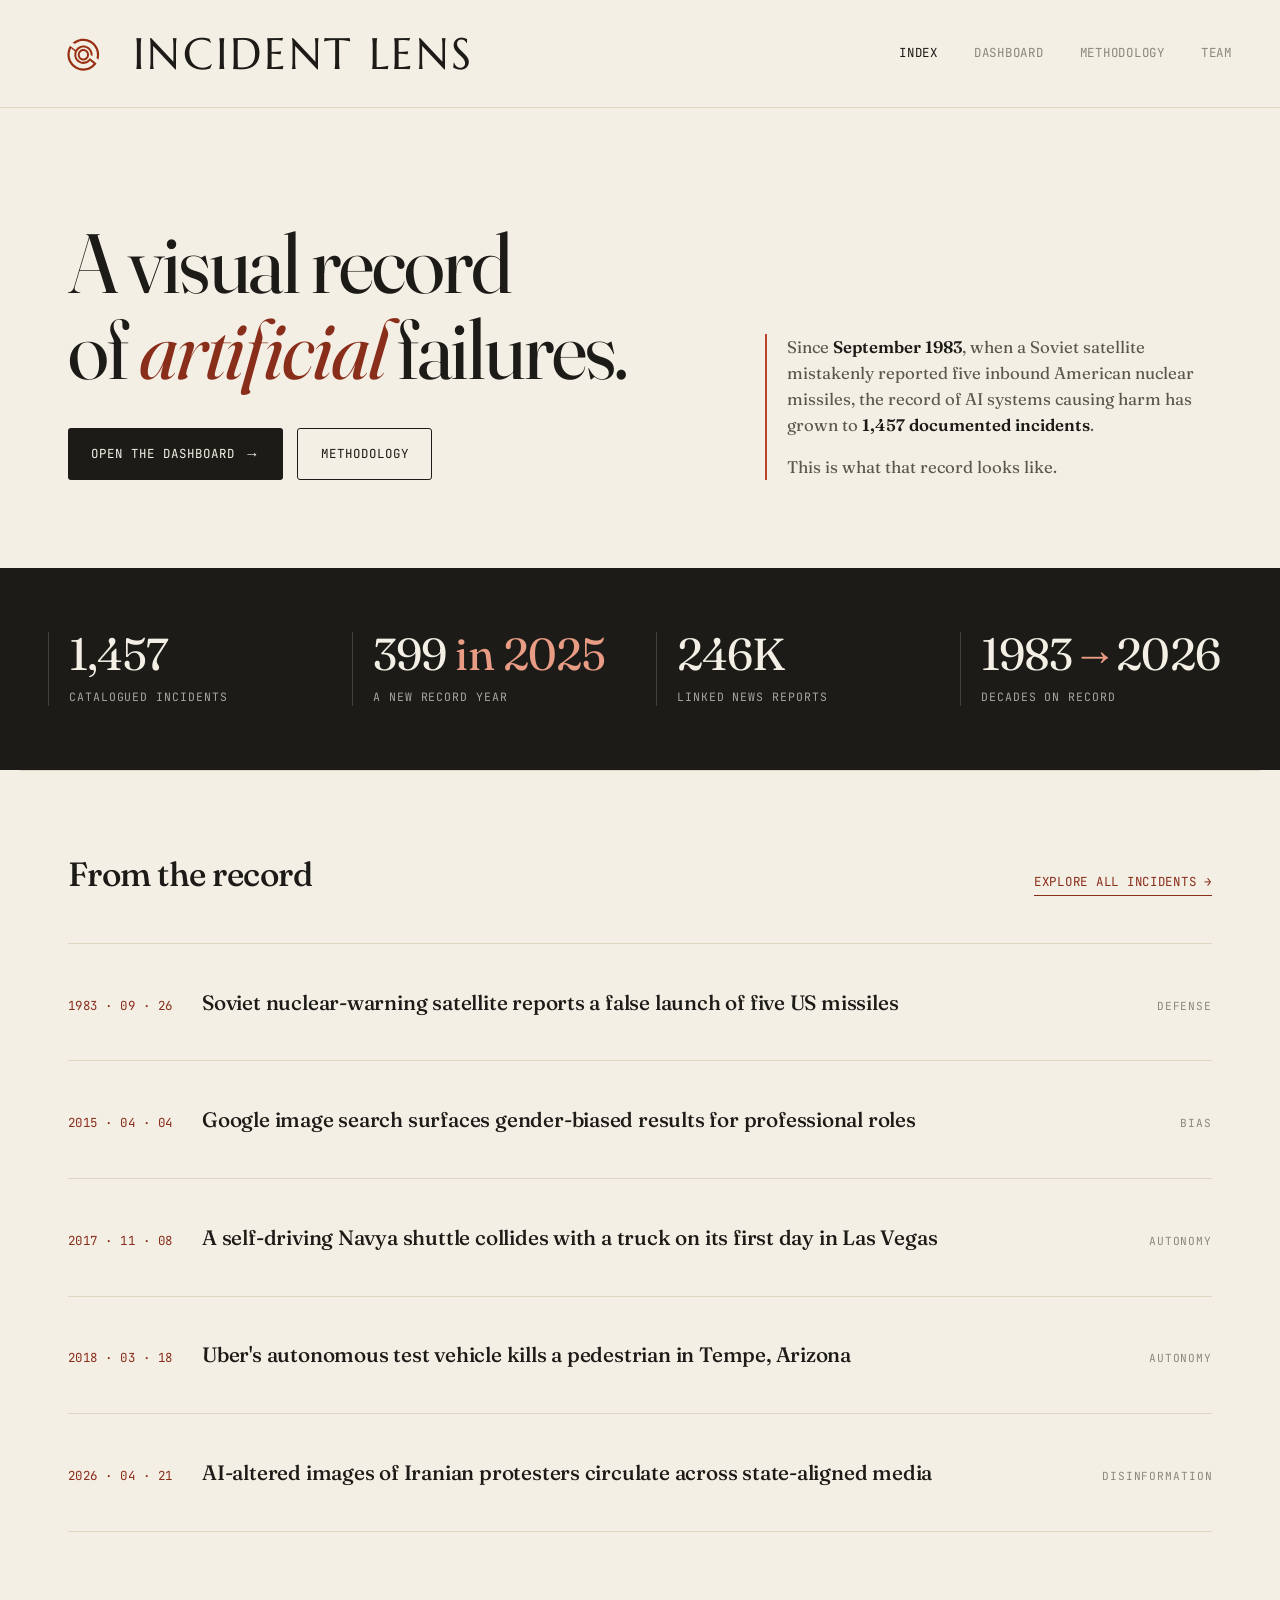
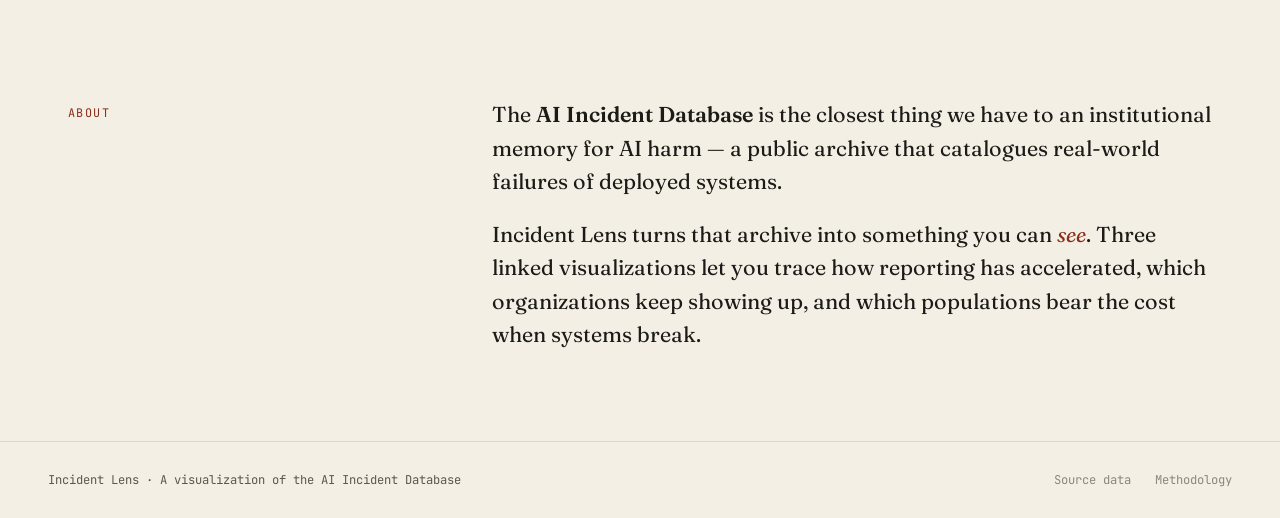
<file: index.html>
<!DOCTYPE html>
<html lang="en">
<head>
  <meta charset="UTF-8" />
  <meta name="viewport" content="width=device-width, initial-scale=1.0" />
  <title>Incident Lens — A visual record of AI failures</title>
  <meta name="description" content="An interactive visualization of 1,457 documented AI incidents, from 1983 to today." />
  <link rel="preconnect" href="https://fonts.googleapis.com" />
  <link rel="preconnect" href="https://fonts.gstatic.com" crossorigin />
  <link href="https://fonts.googleapis.com/css2?family=Fraunces:ital,opsz,wght@0,9..144,400;0,9..144,500;0,9..144,600;1,9..144,400&family=JetBrains+Mono:wght@400;500&family=Inter:wght@400;500;600&family=Marcellus&display=swap" rel="stylesheet" />
  <link rel="stylesheet" href="css/main.css?v=3" />
</head>
<body>

  <header class="nav">
    <a href="index.html" class="nav__brand">
      <img class="nav__mark" src="assets/logo/incident-lens-logo.svg" alt="Incident Lens" />
      <span>INCIDENT LENS</span>
    </a>
    <nav class="nav__links">
      <a href="index.html" class="is-active">Index</a>
      <a href="pages/dashboard.html">Dashboard</a>
      <a href="pages/methodology.html">Methodology</a>
      <a href="pages/team.html">Team</a>
    </nav>
  </header>

  <section class="hero">
    <div>
      <h1 class="hero__title">
        A visual record<br/>
        of <em>artificial</em> failures.
      </h1>
      <div class="hero__cta">
        <a href="pages/dashboard.html" class="btn btn--primary">
          Open the dashboard <span class="btn__arrow">→</span>
        </a>
        <a href="pages/methodology.html" class="btn btn--ghost">Methodology</a>
      </div>
    </div>
    <aside class="hero__aside">
      <p>
        Since <strong>September 1983</strong>, when a Soviet satellite mistakenly
        reported five inbound American nuclear missiles, the record of AI systems
        causing harm has grown to <strong>1,457 documented incidents</strong>.
      </p>
      <p>
        This is what that record looks like.
      </p>
    </aside>
  </section>

  <section class="statband">
    <div class="statband__inner">
      <div class="statband__item">
        <div class="statband__num">1,457</div>
        <div class="statband__label">Catalogued incidents</div>
      </div>
      <div class="statband__item">
        <div class="statband__num">399 <em>in 2025</em></div>
        <div class="statband__label">A new record year</div>
      </div>
      <div class="statband__item">
        <div class="statband__num">246K</div>
        <div class="statband__label">Linked news reports</div>
      </div>
      <div class="statband__item">
        <div class="statband__num">1983<em>→</em>2026</div>
        <div class="statband__label">Decades on record</div>
      </div>
    </div>
  </section>

  <section class="featured">
    <div class="featured__head">
      <h2>From the record</h2>
      <a href="pages/dashboard.html">Explore all incidents →</a>
    </div>
    <div class="featured__list">

      <article class="incident-row">
        <span class="incident-row__date">1983 · 09 · 26</span>
        <h3 class="incident-row__title">Soviet nuclear-warning satellite reports a false launch of five US missiles</h3>
        <span class="incident-row__tag">Defense</span>
      </article>

      <article class="incident-row">
        <span class="incident-row__date">2015 · 04 · 04</span>
        <h3 class="incident-row__title">Google image search surfaces gender-biased results for professional roles</h3>
        <span class="incident-row__tag">Bias</span>
      </article>

      <article class="incident-row">
        <span class="incident-row__date">2017 · 11 · 08</span>
        <h3 class="incident-row__title">A self-driving Navya shuttle collides with a truck on its first day in Las Vegas</h3>
        <span class="incident-row__tag">Autonomy</span>
      </article>

      <article class="incident-row">
        <span class="incident-row__date">2018 · 03 · 18</span>
        <h3 class="incident-row__title">Uber's autonomous test vehicle kills a pedestrian in Tempe, Arizona</h3>
        <span class="incident-row__tag">Autonomy</span>
      </article>

      <article class="incident-row">
        <span class="incident-row__date">2026 · 04 · 21</span>
        <h3 class="incident-row__title">AI-altered images of Iranian protesters circulate across state-aligned media</h3>
        <span class="incident-row__tag">Disinformation</span>
      </article>

    </div>
  </section>

  <section class="editorial">
    <div>
      <span class="editorial__label">About</span>
    </div>
    <div class="editorial__body">
      <p>
        The <strong>AI Incident Database</strong> is the closest thing we have to an
        institutional memory for AI harm — a public archive that catalogues real-world
        failures of deployed systems.
      </p>
      <p>
        Incident Lens turns that archive into something you can <em>see</em>. Three
        linked visualizations let you trace how reporting has accelerated, which
        organizations keep showing up, and which populations bear the cost when
        systems break.
      </p>
    </div>
  </section>

  <footer class="footer">
    <div class="footer__brand">Incident Lens · A visualization of the AI Incident Database</div>
    <div class="footer__links">
      <a href="https://incidentdatabase.ai/" target="_blank" rel="noopener">Source data</a>
      <a href="pages/methodology.html">Methodology</a>
    </div>
  </footer>

</body>
</html>
</file>
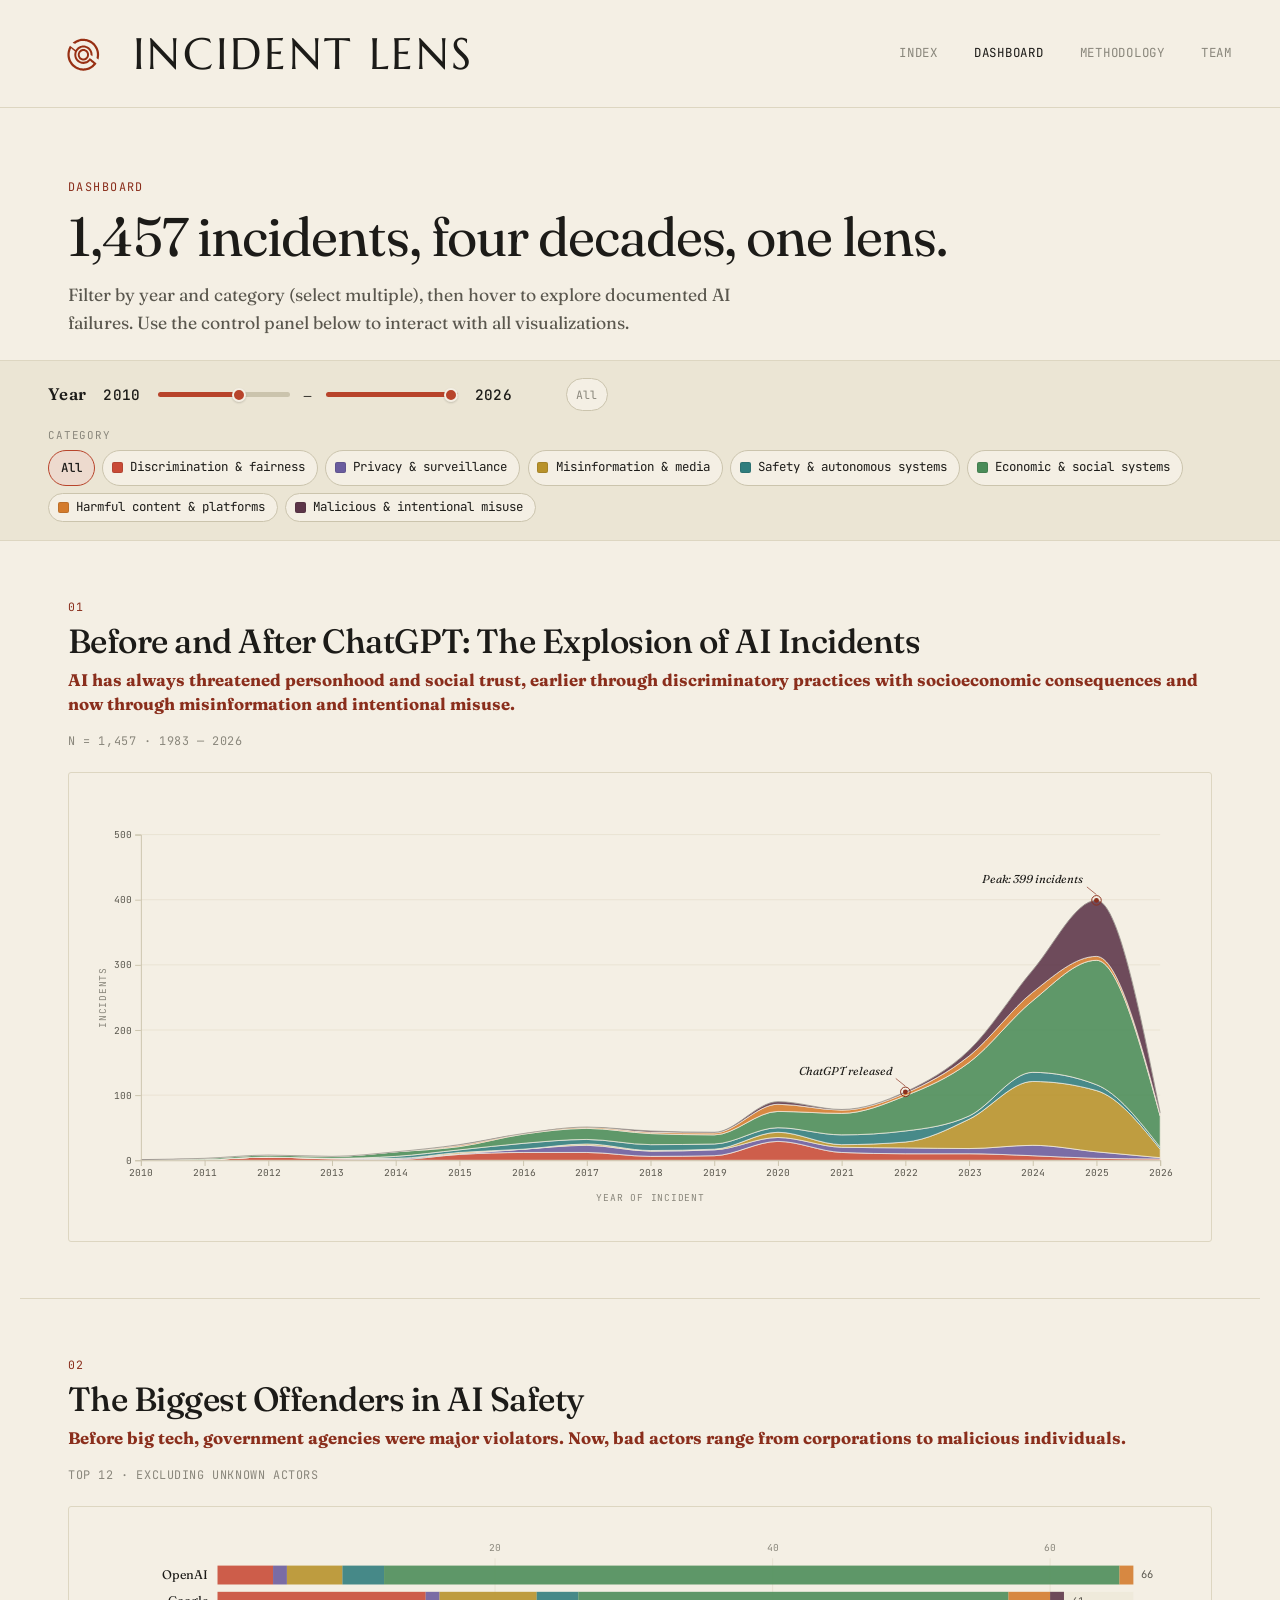
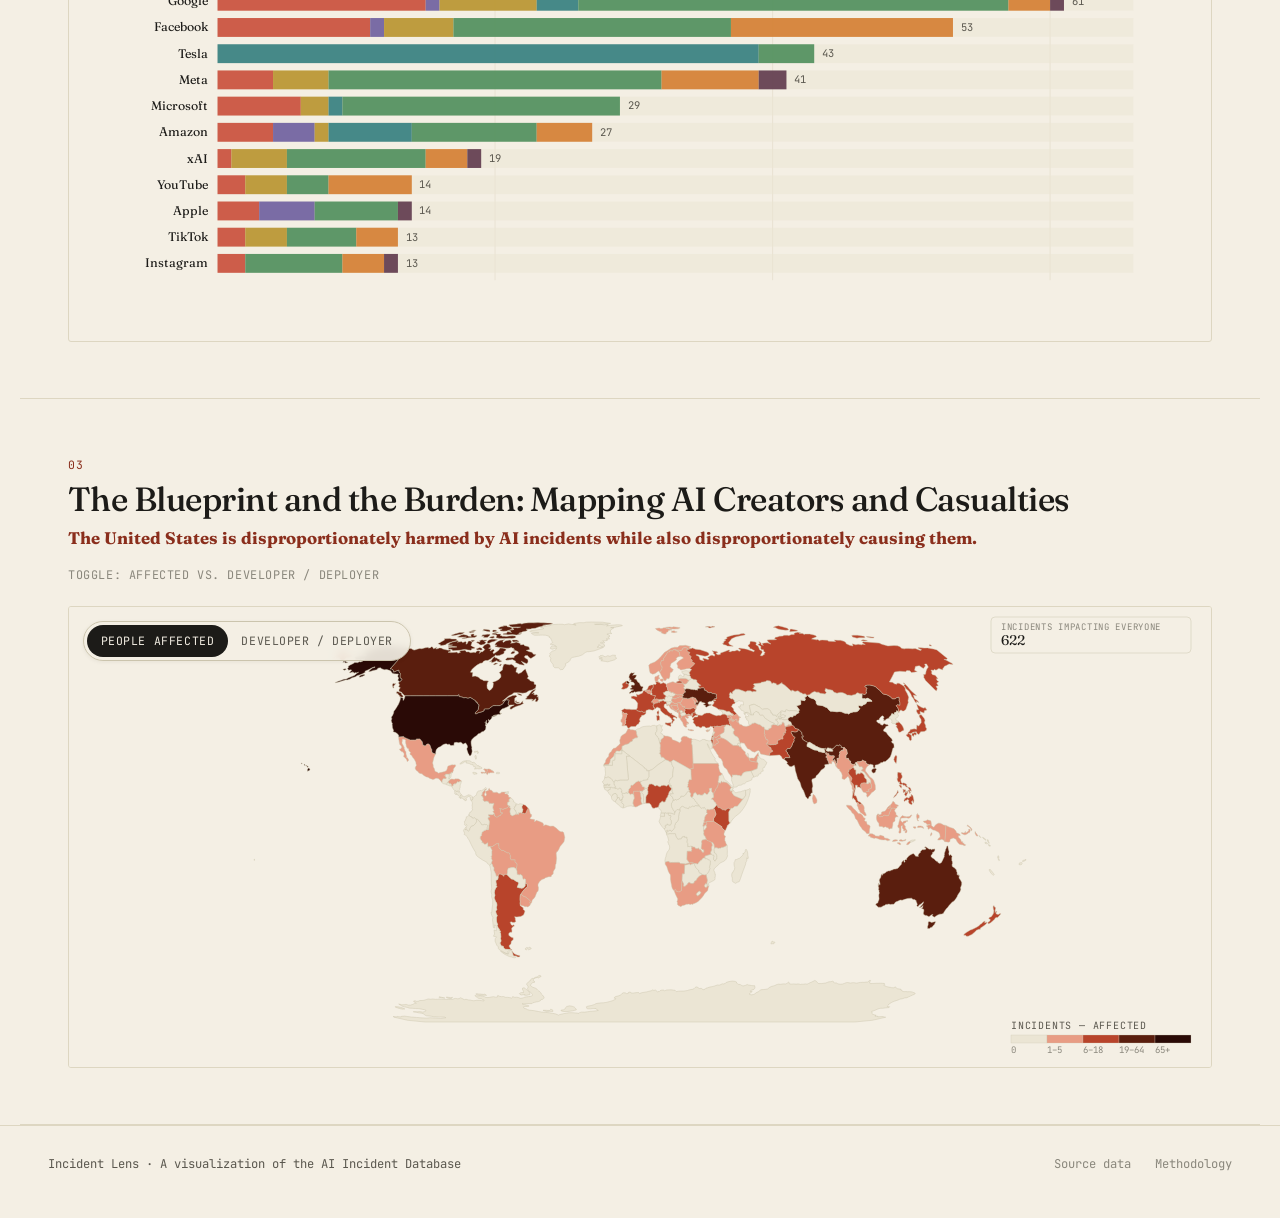
<file: pages/dashboard.html>
<!DOCTYPE html>
<html lang="en">
<head>
  <meta charset="UTF-8" />
  <meta name="viewport" content="width=device-width, initial-scale=1.0" />
  <title>Dashboard — Incident Lens</title>
  <link rel="preconnect" href="https://fonts.googleapis.com" />
  <link rel="preconnect" href="https://fonts.gstatic.com" crossorigin />
  <link href="https://fonts.googleapis.com/css2?family=Fraunces:ital,opsz,wght@0,9..144,400;0,9..144,500;0,9..144,600;1,9..144,400&family=JetBrains+Mono:wght@400;500&family=Inter:wght@400;500;600&family=Marcellus&display=swap" rel="stylesheet" />
  <link rel="stylesheet" href="../css/main.css?v=3" />
</head>
<body>

  <header class="nav">
    <a href="../index.html" class="nav__brand">
      <img class="nav__mark" src="../assets/logo/incident-lens-logo.svg" alt="Incident Lens" />
      <span>INCIDENT LENS</span>
    </a>
    <nav class="nav__links">
      <a href="../index.html">Index</a>
      <a href="dashboard.html" class="is-active">Dashboard</a>
      <a href="methodology.html">Methodology</a>
      <a href="team.html">Team</a>
    </nav>
  </header>

  <section class="dash-header">
    <span class="dash-header__label">Dashboard</span>
    <h1>1,457 incidents, four decades, one lens.</h1>
    <p class="dash-header__sub">
      Filter by year and category (select multiple), then hover to explore documented AI failures.
      Use the control panel below to interact with all visualizations.
    </p>
  </section>

  <div class="filterbar">
    <div class="filterbar__years">
      <div class="year-range-control" role="group" aria-label="Year range">
        <span class="year-range__title">Year</span>
        <span class="year-range__value" id="year-from-val">2010</span>
        <input type="range" id="filter-year-from" class="year-range" min="1983" max="2026" step="1" value="2010" aria-label="Start year" />
        <span class="year-range__sep" aria-hidden="true">–</span>
        <input type="range" id="filter-year-to" class="year-range" min="1983" max="2026" step="1" value="2026" aria-label="End year" />
        <span class="year-range__value" id="year-to-val">2026</span>
      </div>
      <button type="button" class="year-reset-btn" id="filter-year-reset" title="Show all years">All</button>
    </div>
    <div class="filterbar__categories">
      <span class="filterbar__categories-label">Category</span>
      <div class="filterbar__chips" id="filter-categories" role="group" aria-label="Incident category"></div>
    </div>
  </div>

  <section class="viz" id="timeline">
    <div class="viz__head">
      <div>
        <span class="viz__num">01</span>
        <h2 class="viz__title">Before and After ChatGPT: The Explosion of AI Incidents</h2>
        <h4 class="viz__subtitle">AI has always threatened personhood and social trust, earlier through discriminatory practices with socioeconomic consequences and now through misinformation and intentional misuse.</h4>
      </div>
      <span class="viz__meta">n = 1,457 · 1983 — 2026</span>
    </div>
    <div class="viz__chart" id="chart-timeline">
      <div class="loading">Loading the record…</div>
    </div>
  </section>

  <!--
    ====================================================================
    VIZ 02 — Top deployers (LIVE)
    ====================================================================
  -->
  <section class="viz" id="deployers">
    <div class="viz__head">
      <div>
        <span class="viz__num">02</span>
         <h2 class="viz__title">The Biggest Offenders in AI Safety</h2>
        <h4 class="viz__subtitle">Before big tech, government agencies were major violators. Now, bad actors range from corporations to malicious individuals.</h4>
      </div>
      <span class="viz__meta">Top 12 · excluding unknown actors</span>
    </div>
    <div class="viz__chart" id="chart-deployers">
      <div class="loading">Loading…</div>
    </div>
  </section>

  <!--
    ====================================================================
    VIZ 03 — Who is harmed, and where (choropleth + toggle)
    ====================================================================
  -->
  <section class="viz" id="harms">
    <div class="viz__head">
      <div>
        <span class="viz__num">03</span>
        <h2 class="viz__title">The Blueprint and the Burden: Mapping AI Creators and Casualties</h2>
        <h4 class="viz__subtitle">The United States is disproportionately harmed by AI incidents while also disproportionately causing them.</h4>
      </div>
      <span class="viz__meta">Toggle: affected vs. developer / deployer</span>
    </div>
    <div class="viz__chart viz__chart--map" id="chart-harms">
      <div class="loading">Loading map…</div>
    </div>
    <!-- <p class="viz__hint">
      <strong>People affected</strong> uses the country of the harmed parties
      (from CSETv1 classifications). <strong>Developer / deployer</strong>
      maps the named organization to its country of origin.
    </p> -->
  </section>

  <footer class="footer">
    <div class="footer__brand">Incident Lens · A visualization of the AI Incident Database</div>
    <div class="footer__links">
      <a href="https://incidentdatabase.ai/" target="_blank" rel="noopener">Source data</a>
      <a href="methodology.html">Methodology</a>
    </div>
  </footer>

  <div class="tooltip" id="tooltip"></div>

  <script src="../js/lib/d3.min.js"></script>
  <script src="../js/categories.js"></script>
  <script src="../js/data-loader.js"></script>
  <script src="../js/viz-timeline.js"></script>
  <script src="../js/viz-deployers.js"></script>
  <script src="../js/viz-harms.js"></script>
  <script src="../js/main.js"></script>
</body>
</html>
</file>
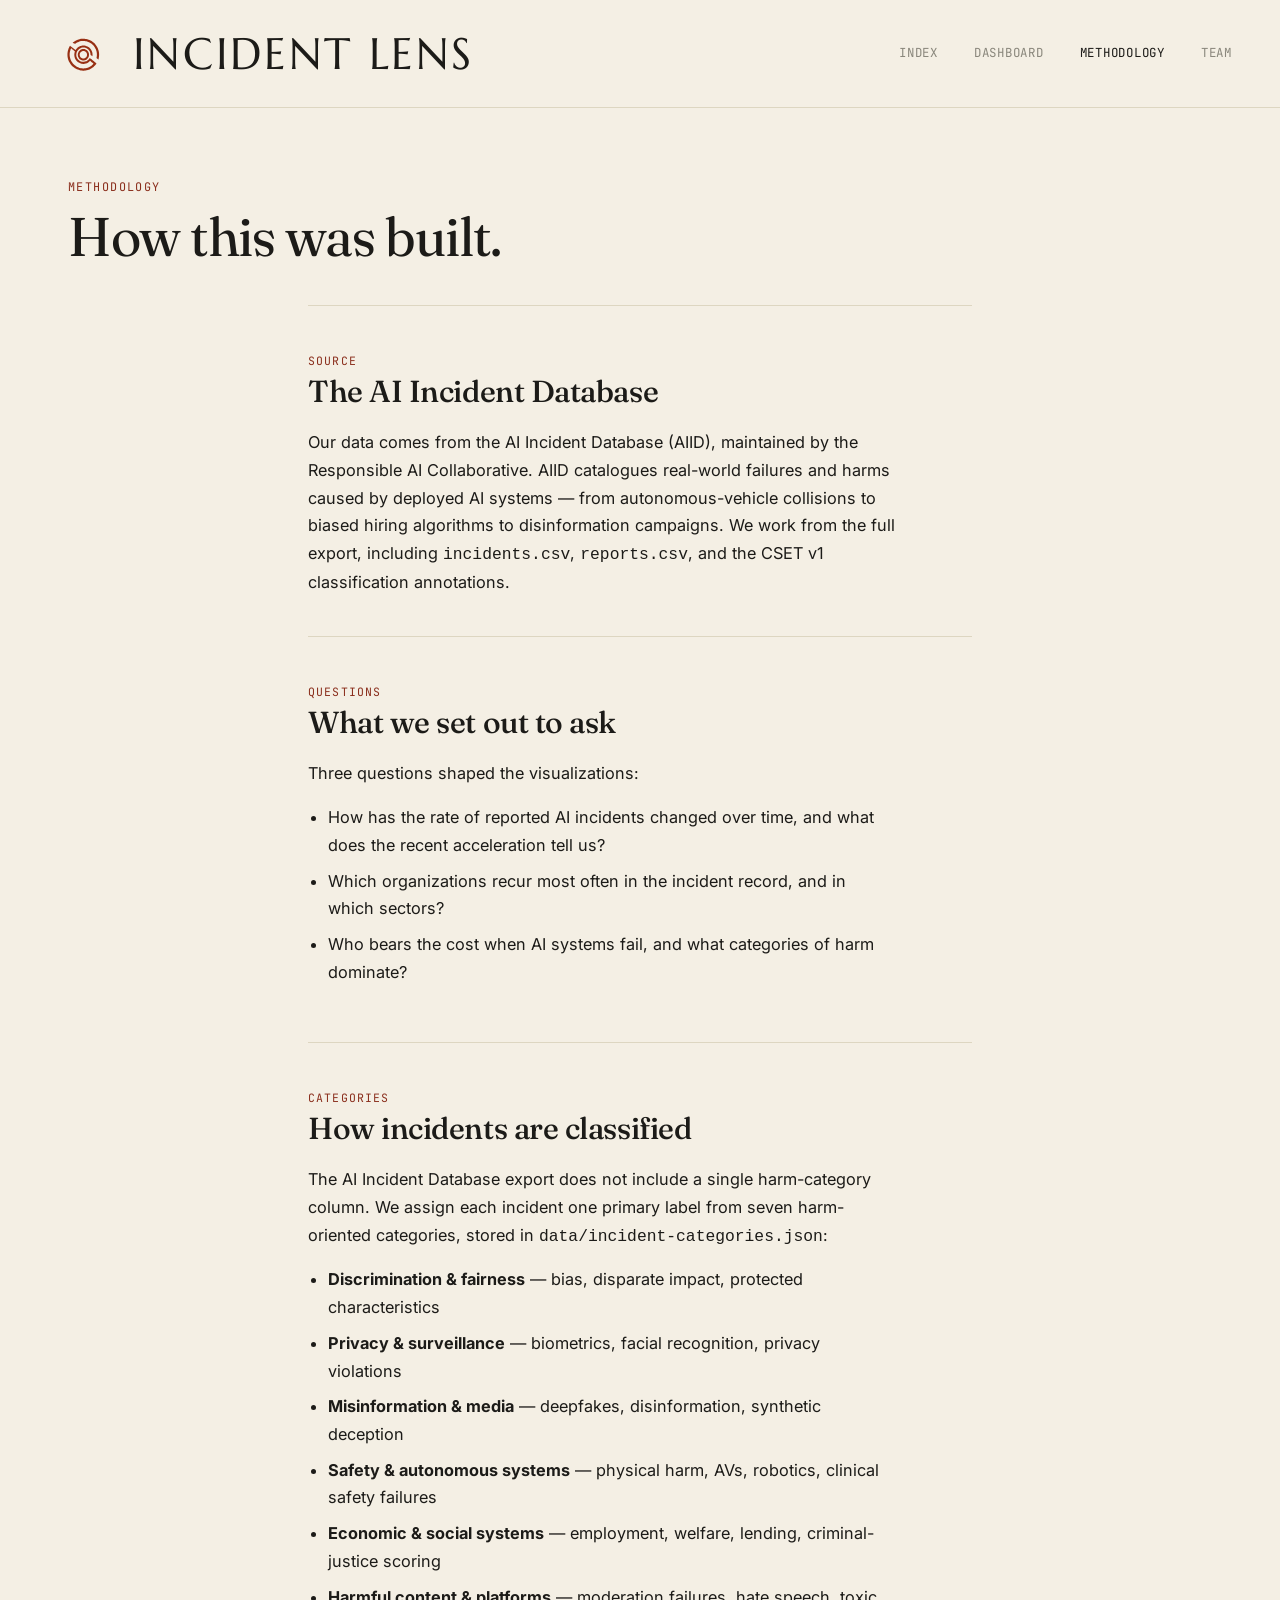
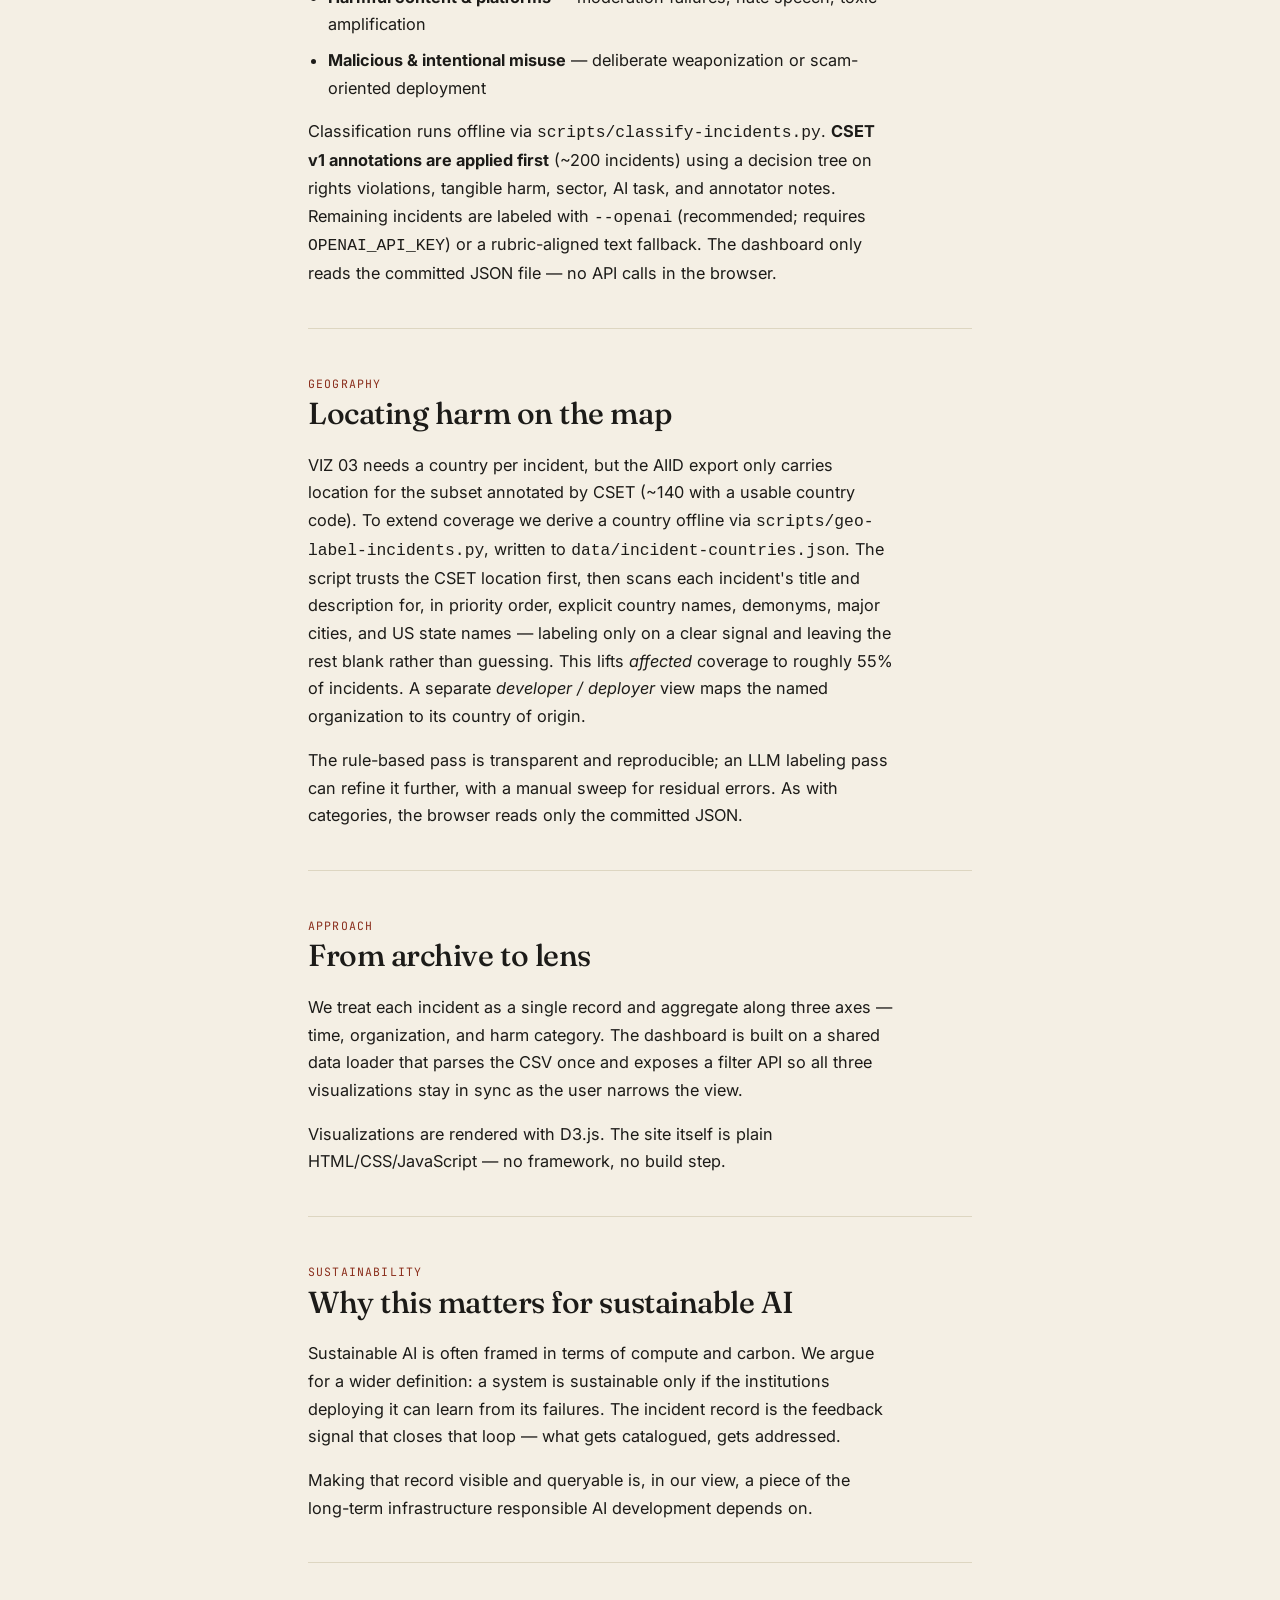
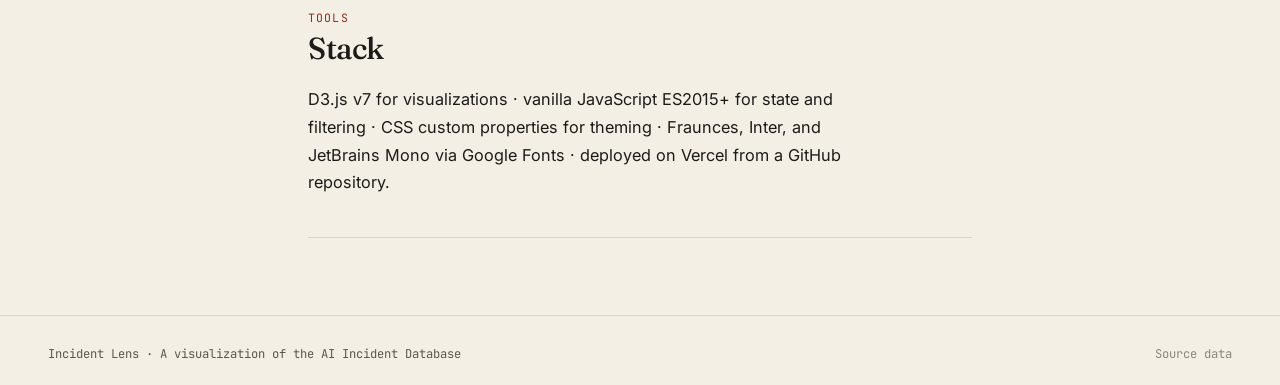
<file: pages/methodology.html>
<!DOCTYPE html>
<html lang="en">
<head>
  <meta charset="UTF-8" />
  <meta name="viewport" content="width=device-width, initial-scale=1.0" />
  <title>Methodology — Incident Lens</title>
  <link rel="preconnect" href="https://fonts.googleapis.com" />
  <link rel="preconnect" href="https://fonts.gstatic.com" crossorigin />
  <link href="https://fonts.googleapis.com/css2?family=Fraunces:ital,opsz,wght@0,9..144,400;0,9..144,500;0,9..144,600;1,9..144,400&family=JetBrains+Mono:wght@400;500&family=Inter:wght@400;500;600&family=Marcellus&display=swap" rel="stylesheet" />
  <link rel="stylesheet" href="../css/main.css?v=3" />
</head>
<body>

  <header class="nav">
    <a href="../index.html" class="nav__brand">
      <img class="nav__mark" src="../assets/logo/incident-lens-logo.svg" alt="Incident Lens" />
      <span>INCIDENT LENS</span>
    </a>
    <nav class="nav__links">
      <a href="../index.html">Index</a>
      <a href="dashboard.html">Dashboard</a>
      <a href="methodology.html" class="is-active">Methodology</a>
      <a href="team.html">Team</a>
    </nav>
  </header>

  <section class="page-header">
    <span class="page-header__label">Methodology</span>
    <h1>How this was built.</h1>
  </section>

  <div class="method-wrap">

    <section class="method-section">
      <span class="method-section__label">Source</span>
      <h2>The AI Incident Database</h2>
      <p>
        Our data comes from the AI Incident Database (AIID), maintained by the
        Responsible AI Collaborative. AIID catalogues real-world failures and harms
        caused by deployed AI systems — from autonomous-vehicle collisions to biased
        hiring algorithms to disinformation campaigns. We work from the full export,
        including <code>incidents.csv</code>, <code>reports.csv</code>, and the
        CSET v1 classification annotations.
      </p>
    </section>

    <section class="method-section">
      <span class="method-section__label">Questions</span>
      <h2>What we set out to ask</h2>
      <p>
        Three questions shaped the visualizations:
      </p>
      <ul>
        <li>How has the rate of reported AI incidents changed over time, and what does the recent acceleration tell us?</li>
        <li>Which organizations recur most often in the incident record, and in which sectors?</li>
        <li>Who bears the cost when AI systems fail, and what categories of harm dominate?</li>
      </ul>
    </section>

    <section class="method-section">
      <span class="method-section__label">Categories</span>
      <h2>How incidents are classified</h2>
      <p>
        The AI Incident Database export does not include a single harm-category column.
        We assign each incident one primary label from seven harm-oriented categories,
        stored in <code>data/incident-categories.json</code>:
      </p>
      <ul>
        <li><strong>Discrimination &amp; fairness</strong> — bias, disparate impact, protected characteristics</li>
        <li><strong>Privacy &amp; surveillance</strong> — biometrics, facial recognition, privacy violations</li>
        <li><strong>Misinformation &amp; media</strong> — deepfakes, disinformation, synthetic deception</li>
        <li><strong>Safety &amp; autonomous systems</strong> — physical harm, AVs, robotics, clinical safety failures</li>
        <li><strong>Economic &amp; social systems</strong> — employment, welfare, lending, criminal-justice scoring</li>
        <li><strong>Harmful content &amp; platforms</strong> — moderation failures, hate speech, toxic amplification</li>
        <li><strong>Malicious &amp; intentional misuse</strong> — deliberate weaponization or scam-oriented deployment</li>
      </ul>
      <p>
        Classification runs offline via <code>scripts/classify-incidents.py</code>.
        <strong>CSET v1 annotations are applied first</strong> (~200 incidents) using
        a decision tree on rights violations, tangible harm, sector, AI task, and
        annotator notes. Remaining incidents are labeled with
        <code>--openai</code> (recommended; requires <code>OPENAI_API_KEY</code>)
        or a rubric-aligned text fallback. The dashboard only reads the committed
        JSON file — no API calls in the browser.
      </p>
    </section>

    <section class="method-section">
      <span class="method-section__label">Geography</span>
      <h2>Locating harm on the map</h2>
      <p>
        VIZ 03 needs a country per incident, but the AIID export only carries
        location for the subset annotated by CSET (~140 with a usable country
        code). To extend coverage we derive a country offline via
        <code>scripts/geo-label-incidents.py</code>, written to
        <code>data/incident-countries.json</code>. The script trusts the CSET
        location first, then scans each incident's title and description for, in
        priority order, explicit country names, demonyms, major cities, and US
        state names — labeling only on a clear signal and leaving the rest blank
        rather than guessing. This lifts <em>affected</em> coverage to roughly
        55% of incidents. A separate <em>developer / deployer</em> view maps the
        named organization to its country of origin.
      </p>
      <p>
        The rule-based pass is transparent and reproducible; an LLM labeling
        pass can refine it further, with a manual sweep for residual errors. As
        with categories, the browser reads only the committed JSON.
      </p>
    </section>

    <section class="method-section">
      <span class="method-section__label">Approach</span>
      <h2>From archive to lens</h2>
      <p>
        We treat each incident as a single record and aggregate along three axes —
        time, organization, and harm category. The dashboard is built on a shared
        data loader that parses the CSV once and exposes a filter API so all three
        visualizations stay in sync as the user narrows the view.
      </p>
      <p>
        Visualizations are rendered with D3.js. The site itself is plain
        HTML/CSS/JavaScript — no framework, no build step.
      </p>
    </section>

    <section class="method-section">
      <span class="method-section__label">Sustainability</span>
      <h2>Why this matters for sustainable AI</h2>
      <p>
        Sustainable AI is often framed in terms of compute and carbon. We argue
        for a wider definition: a system is sustainable only if the institutions
        deploying it can learn from its failures. The incident record is the
        feedback signal that closes that loop — what gets catalogued, gets
        addressed.
      </p>
      <p>
        Making that record visible and queryable is, in our view, a piece of the
        long-term infrastructure responsible AI development depends on.
      </p>
    </section>

    <section class="method-section">
      <span class="method-section__label">Tools</span>
      <h2>Stack</h2>
      <p>
        D3.js v7 for visualizations · vanilla JavaScript ES2015+ for state and
        filtering · CSS custom properties for theming · Fraunces, Inter, and JetBrains
        Mono via Google Fonts · deployed on Vercel from a GitHub repository.
      </p>
    </section>

  </div>

  <footer class="footer">
    <div class="footer__brand">Incident Lens · A visualization of the AI Incident Database</div>
    <div class="footer__links">
      <a href="https://incidentdatabase.ai/" target="_blank" rel="noopener">Source data</a>
    </div>
  </footer>

</body>
</html>
</file>
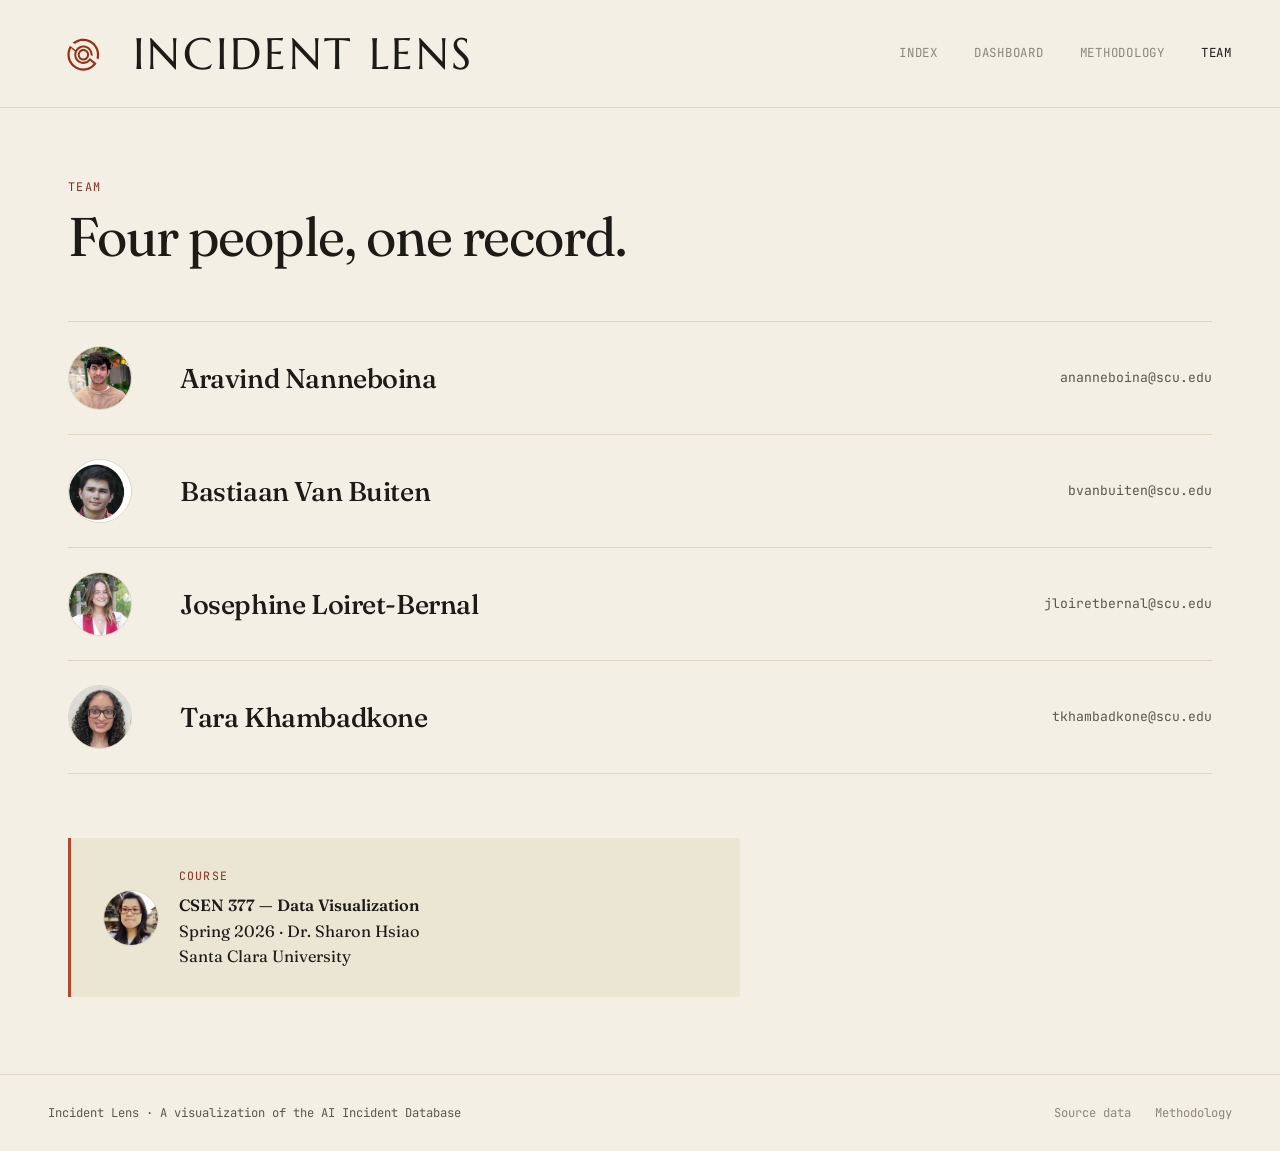
<file: pages/team.html>
<!DOCTYPE html>
<html lang="en">
<head>
  <meta charset="UTF-8" />
  <meta name="viewport" content="width=device-width, initial-scale=1.0" />
  <title>Team — Incident Lens</title>
  <link rel="preconnect" href="https://fonts.googleapis.com" />
  <link rel="preconnect" href="https://fonts.gstatic.com" crossorigin />
  <link href="https://fonts.googleapis.com/css2?family=Fraunces:ital,opsz,wght@0,9..144,400;0,9..144,500;0,9..144,600;1,9..144,400&family=JetBrains+Mono:wght@400;500&family=Inter:wght@400;500;600&family=Marcellus&display=swap" rel="stylesheet" />
  <link rel="stylesheet" href="../css/main.css?v=3" />
</head>
<body>

  <header class="nav">
    <a href="../index.html" class="nav__brand">
      <img class="nav__mark" src="../assets/logo/incident-lens-logo.svg" alt="Incident Lens" />
      <span>INCIDENT LENS</span>
    </a>
    <nav class="nav__links">
      <a href="../index.html">Index</a>
      <a href="dashboard.html">Dashboard</a>
      <a href="methodology.html">Methodology</a>
      <a href="team.html" class="is-active">Team</a>
    </nav>
  </header>

  <section class="page-header">
    <span class="page-header__label">Team</span>
    <h1>Four people, one record.</h1>
  </section>

  <div class="team-wrap">

    <div class="team-roster">

      <div class="roster-row">
        <img class="roster-row__photo" src="../assets/team/aravind.jpeg" alt="Aravind Nanneboina" loading="lazy" />
        <div class="roster-row__name">Aravind Nanneboina</div>
        <a class="roster-row__email" href="mailto:ananneboina@scu.edu">ananneboina@scu.edu</a>
      </div>

      <div class="roster-row">
        <img class="roster-row__photo" src="../assets/team/bastiaan.png" alt="Bastiaan Van Buiten" loading="lazy" />
        <div class="roster-row__name">Bastiaan Van Buiten</div>
        <a class="roster-row__email" href="mailto:bvanbuiten@scu.edu">bvanbuiten@scu.edu</a>
      </div>

      <div class="roster-row">
        <img class="roster-row__photo" src="../assets/team/josephine.jpeg" alt="Josephine Loiret-Bernal" loading="lazy" />
        <div class="roster-row__name">Josephine Loiret-Bernal</div>
        <a class="roster-row__email" href="mailto:jloiretbernal@scu.edu">jloiretbernal@scu.edu</a>
      </div>

      <div class="roster-row">
        <img class="roster-row__photo" src="../assets/team/tara.jpeg" alt="Tara Khambadkone" loading="lazy" />
        <div class="roster-row__name">Tara Khambadkone</div>
        <a class="roster-row__email" href="mailto:tkhambadkone@scu.edu">tkhambadkone@scu.edu</a>
      </div>

    </div>

    <div class="course-info">
      <img class="course-info__photo" src="../assets/team/sharon.jpeg" alt="Dr. Sharon Hsiao" loading="lazy" />
      <div>
        <div class="course-info__label">Course</div>
        <div class="course-info__body">
          <strong>CSEN 377 — Data Visualization</strong><br/>
          Spring 2026 · Dr. Sharon Hsiao<br/>
          Santa Clara University
        </div>
      </div>
    </div>

  </div>

  <footer class="footer">
    <div class="footer__brand">Incident Lens · A visualization of the AI Incident Database</div>
    <div class="footer__links">
      <a href="https://incidentdatabase.ai/" target="_blank" rel="noopener">Source data</a>
      <a href="methodology.html">Methodology</a>
    </div>
  </footer>

</body>
</html>
</file>
<file: css/main.css>
/* ===================================================================
   Incident Lens
   =================================================================== */

:root {
  --ink: #1c1b18;
  --ink-soft: #5a574e;
  --ink-mute: #8a877c;
  --paper: #f4efe4;
  --paper-warm: #ebe5d4;
  --paper-edge: #ddd6c1;
  --rule: #cbc4ad;
  --accent: #b8442b;
  --accent-deep: #8a2e1c;

  --font-display: 'Fraunces', 'Times New Roman', serif;
  --font-body: 'Inter', system-ui, sans-serif;
  --font-mono: 'JetBrains Mono', ui-monospace, monospace;

  --gutter: clamp(1.25rem, 4vw, 3rem);
  --max-width: 1240px;
  --radius: 3px;
}

*, *::before, *::after { box-sizing: border-box; }
html { -webkit-text-size-adjust: 100%; }
body {
  margin: 0;
  font-family: var(--font-body);
  font-size: 16px;
  line-height: 1.65;
  color: var(--ink);
  background: var(--paper);
  -webkit-font-smoothing: antialiased;
}
a { color: inherit; text-decoration: none; }
img, svg { display: block; max-width: 100%; }
button { font: inherit; cursor: pointer; }
::selection { background: var(--accent); color: var(--paper); }

/* ---------- Nav ---------- */
.nav {
  display: flex;
  justify-content: space-between;
  align-items: center;
  padding: 1.1rem var(--gutter);
  background: var(--paper);
  position: sticky;
  top: 0;
  z-index: 100;
  border-bottom: 1px solid var(--paper-edge);
}
.nav__brand {
  display: flex;
  align-items: center;
  gap: 0.65rem;
  font-family: var(--font-display);
  font-weight: 500;
  font-size: 1.1rem;
  letter-spacing: -0.01em;
}
.nav__mark { width: 22px; height: 22px; display: block; }
.nav__links {
  display: flex;
  gap: 2.25rem;
  font-family: var(--font-mono);
  font-size: 0.78rem;
  text-transform: uppercase;
  letter-spacing: 0.06em;
}
.nav__links a {
  color: var(--ink-mute);
  transition: color 0.15s;
}
.nav__links a:hover, .nav__links a.is-active { color: var(--ink); }

/* ---------- Hero ---------- */
.hero {
  padding: clamp(3.5rem, 9vw, 7rem) var(--gutter) clamp(3rem, 7vw, 5.5rem);
  max-width: var(--max-width);
  margin: 0 auto;
  display: grid;
  grid-template-columns: 1fr;
  gap: 3rem;
}
@media (min-width: 880px) {
  .hero { grid-template-columns: 7fr 5fr; gap: 4.5rem; align-items: end; }
}
.hero__title {
  font-family: var(--font-display);
  font-weight: 400;
  font-size: clamp(2.4rem, 7vw, 5.25rem);
  line-height: 1.02;
  letter-spacing: -0.025em;
  margin: 0;
  font-variation-settings: "opsz" 144;
}
.hero__title em {
  font-style: italic;
  color: var(--accent-deep);
  font-weight: 400;
}
.hero__aside {
  font-family: var(--font-display);
  font-size: 1.05rem;
  line-height: 1.55;
  color: var(--ink-soft);
  padding-left: 1.25rem;
  border-left: 2px solid var(--accent);
  max-width: 32em;
}
.hero__aside p { margin: 0 0 1rem; }
.hero__aside p:last-child { margin: 0; }
.hero__aside strong { color: var(--ink); font-weight: 600; }

.hero__cta {
  display: flex;
  gap: 0.9rem;
  flex-wrap: wrap;
  margin-top: 2.25rem;
}

.btn {
  display: inline-flex;
  align-items: center;
  gap: 0.5rem;
  padding: 0.8rem 1.4rem;
  font-family: var(--font-mono);
  font-size: 0.78rem;
  text-transform: uppercase;
  letter-spacing: 0.08em;
  border-radius: var(--radius);
  transition: all 0.18s;
  border: 1px solid transparent;
}
.btn--primary { background: var(--ink); color: var(--paper); }
.btn--primary:hover { background: var(--accent-deep); }
.btn--ghost { background: transparent; border-color: var(--ink); color: var(--ink); }
.btn--ghost:hover { background: var(--ink); color: var(--paper); }
.btn__arrow { font-family: var(--font-display); font-style: italic; font-size: 0.95rem; }

/* ---------- Featured incidents ---------- */
.featured {
  padding: clamp(3rem, 6vw, 5rem) var(--gutter);
  max-width: var(--max-width);
  margin: 0 auto;
  border-top: 1px solid var(--paper-edge);
}
.featured__head {
  display: flex;
  justify-content: space-between;
  align-items: baseline;
  flex-wrap: wrap;
  gap: 1rem;
  margin-bottom: 2.5rem;
}
.featured__head h2 {
  font-family: var(--font-display);
  font-weight: 500;
  font-size: clamp(1.5rem, 3vw, 2.1rem);
  letter-spacing: -0.015em;
  margin: 0;
}
.featured__head a {
  font-family: var(--font-mono);
  font-size: 0.78rem;
  text-transform: uppercase;
  letter-spacing: 0.06em;
  color: var(--accent-deep);
  border-bottom: 1px solid currentColor;
  padding-bottom: 2px;
}
.incident-row {
  display: grid;
  grid-template-columns: 110px 1fr 110px;
  gap: 1.5rem;
  padding: 1.5rem 0;
  border-top: 1px solid var(--paper-edge);
  align-items: baseline;
}
.incident-row:last-child { border-bottom: 1px solid var(--paper-edge); }
.incident-row__date {
  font-family: var(--font-mono);
  font-size: 0.78rem;
  color: var(--accent-deep);
  letter-spacing: 0.04em;
}
.incident-row__title {
  font-family: var(--font-display);
  font-size: clamp(1.05rem, 2vw, 1.3rem);
  font-weight: 500;
  line-height: 1.3;
  letter-spacing: -0.01em;
}
.incident-row__tag {
  font-family: var(--font-mono);
  font-size: 0.7rem;
  text-transform: uppercase;
  letter-spacing: 0.08em;
  color: var(--ink-mute);
  text-align: right;
}
@media (max-width: 640px) {
  .incident-row { grid-template-columns: 1fr; gap: 0.3rem; }
  .incident-row__tag { text-align: left; }
}

/* ---------- Stats band (dark) ---------- */
.statband {
  background: var(--ink);
  color: var(--paper);
  padding: clamp(2.5rem, 5vw, 4rem) var(--gutter);
}
.statband__inner {
  max-width: var(--max-width);
  margin: 0 auto;
  display: grid;
  grid-template-columns: repeat(auto-fit, minmax(190px, 1fr));
  gap: 2rem;
}
.statband__item {
  border-left: 1px solid rgba(244, 239, 228, 0.18);
  padding-left: 1.25rem;
}
.statband__num {
  font-family: var(--font-display);
  font-size: clamp(2rem, 4vw, 2.8rem);
  font-weight: 400;
  line-height: 1;
  letter-spacing: -0.02em;
}
.statband__num em {
  font-style: normal;
  color: #e89c84;
}
.statband__label {
  font-family: var(--font-mono);
  font-size: 0.72rem;
  text-transform: uppercase;
  letter-spacing: 0.08em;
  color: rgba(244, 239, 228, 0.65);
  margin-top: 0.6rem;
}

/* ---------- Editorial section ---------- */
.editorial {
  max-width: var(--max-width);
  margin: 0 auto;
  padding: clamp(3rem, 7vw, 6rem) var(--gutter);
  display: grid;
  grid-template-columns: 1fr;
  gap: 2.5rem;
}
@media (min-width: 860px) {
  .editorial { grid-template-columns: 1fr 2fr; gap: 4rem; }
}
.editorial__label {
  font-family: var(--font-mono);
  font-size: 0.74rem;
  text-transform: uppercase;
  letter-spacing: 0.12em;
  color: var(--accent-deep);
}
.editorial__body {
  font-family: var(--font-display);
  font-size: clamp(1.15rem, 1.8vw, 1.35rem);
  line-height: 1.55;
  color: var(--ink);
  max-width: 36em;
}
.editorial__body p { margin: 0 0 1.2rem; }
.editorial__body p:last-child { margin: 0; }
.editorial__body em { color: var(--accent-deep); font-style: italic; }
.editorial__body strong { font-weight: 600; }

/* ---------- Footer ---------- */
.footer {
  display: flex;
  justify-content: space-between;
  align-items: center;
  flex-wrap: wrap;
  gap: 1rem;
  padding: 1.75rem var(--gutter);
  font-family: var(--font-mono);
  font-size: 0.76rem;
  color: var(--ink-mute);
  border-top: 1px solid var(--paper-edge);
}
.footer__brand { color: var(--ink-soft); }
.footer__links { display: flex; gap: 1.5rem; }
.footer__links a:hover { color: var(--accent); }

/* ===================================================================
   Dashboard
   =================================================================== */
.dash-header {
  padding: clamp(2.5rem, 5vw, 4rem) var(--gutter) 1.5rem;
  max-width: var(--max-width);
  margin: 0 auto;
}
.dash-header__label {
  font-family: var(--font-mono);
  font-size: 0.74rem;
  text-transform: uppercase;
  letter-spacing: 0.12em;
  color: var(--accent-deep);
}
.dash-header h1 {
  font-family: var(--font-display);
  font-weight: 400;
  font-size: clamp(2rem, 5vw, 3.4rem);
  letter-spacing: -0.02em;
  line-height: 1.05;
  margin: 0.6rem 0 1rem;
}
.dash-header__sub {
  font-family: var(--font-display);
  font-size: 1.1rem;
  line-height: 1.55;
  max-width: 38em;
  color: var(--ink-soft);
  margin: 0;
}

.filterbar {
  display: flex;
  flex-wrap: wrap;
  gap: 1rem 1.75rem;
  padding: 1.1rem var(--gutter);
  background: var(--paper-warm);
  border-top: 1px solid var(--paper-edge);
  border-bottom: 1px solid var(--paper-edge);
  position: sticky;
  top: 60px;
  z-index: 50;
}
.filterbar label {
  display: flex;
  flex-direction: column;
  gap: 0.3rem;
  font-family: var(--font-mono);
  font-size: 0.68rem;
  text-transform: uppercase;
  letter-spacing: 0.08em;
  color: var(--ink-mute);
}
.filterbar select,
.filterbar input:not(.year-range) {
  font-family: var(--font-mono);
  font-size: 0.85rem;
  padding: 0.5rem 0.7rem;
  border: 1px solid var(--rule);
  background: var(--paper);
  border-radius: var(--radius);
  color: var(--ink);
  min-width: 180px;
}
.filterbar select:focus,
.filterbar input:not(.year-range):focus {
  outline: none; border-color: var(--accent);
}

.filterbar__years {
  display: flex;
  align-items: center;
  gap: 0.75rem;
  flex: 1 1 360px;
  min-width: 280px;
  max-width: 560px;
}
.year-range-control {
  display: flex;
  align-items: center;
  gap: 0.65rem 0.85rem;
  flex: 1;
  min-width: 0;
}
.year-range__title {
  font-family: var(--font-display);
  font-size: 1.05rem;
  font-weight: 600;
  letter-spacing: 0.02em;
  color: var(--ink);
  flex-shrink: 0;
}
.year-range__value {
  font-family: var(--font-mono);
  font-size: 0.9rem;
  font-weight: 500;
  color: var(--ink);
  min-width: 2.75rem;
  text-align: center;
  flex-shrink: 0;
  letter-spacing: 0.02em;
}
.year-range__sep {
  font-family: var(--font-display);
  font-size: 1.1rem;
  color: var(--ink);
  flex-shrink: 0;
  line-height: 1;
  user-select: none;
}
.year-range {
  --pct: 0%;
  flex: 1 1 88px;
  min-width: 80px;
  max-width: 132px;
  height: 32px;
  margin: 0;
  padding: 0;
  position: relative;
  z-index: 2;
  -webkit-appearance: none;
  appearance: none;
  background: transparent;
  cursor: pointer;
  touch-action: none;
}
.year-range:focus {
  outline: none;
}
.year-range:focus-visible::-webkit-slider-thumb {
  box-shadow: 0 0 0 2px var(--paper), 0 0 0 4px var(--accent);
}
.year-range::-webkit-slider-runnable-track {
  height: 5px;
  border-radius: var(--radius);
  background: linear-gradient(
    to right,
    var(--accent) 0%,
    var(--accent) var(--pct),
    var(--rule) var(--pct),
    var(--rule) 100%
  );
}
.year-range::-webkit-slider-thumb {
  -webkit-appearance: none;
  width: 14px;
  height: 14px;
  margin-top: -4.5px;
  border-radius: 50%;
  background: var(--accent);
  border: 2px solid var(--paper);
  box-shadow: 0 1px 2px rgba(28, 27, 24, 0.18);
}
.year-range::-moz-range-track {
  height: 5px;
  border-radius: var(--radius);
  background: var(--rule);
}
.year-range::-moz-range-progress {
  height: 5px;
  border-radius: var(--radius) 0 0 var(--radius);
  background: var(--accent);
}
.year-range::-moz-range-thumb {
  width: 14px;
  height: 14px;
  border: 2px solid var(--paper);
  border-radius: 50%;
  background: var(--accent);
  box-shadow: 0 1px 2px rgba(28, 27, 24, 0.18);
}
.year-reset-btn {
  font-family: var(--font-mono);
  font-size: 0.72rem;
  padding: 0.35rem 0.6rem;
  border: 1px solid var(--rule);
  border-radius: 999px;
  background: var(--paper);
  color: var(--ink-mute);
  cursor: pointer;
  flex-shrink: 0;
}
.year-reset-btn:hover,
.year-reset-btn.is-active {
  border-color: var(--accent);
  color: var(--ink);
  background: color-mix(in srgb, var(--accent) 10%, var(--paper));
}

.filterbar__categories {
  display: flex;
  flex-direction: column;
  gap: 0.35rem;
  flex: 1 1 100%;
  min-width: 0;
}
.filterbar__categories-label {
  font-family: var(--font-mono);
  font-size: 0.68rem;
  text-transform: uppercase;
  letter-spacing: 0.08em;
  color: var(--ink-mute);
}
.filterbar__chips {
  display: flex;
  flex-wrap: wrap;
  gap: 0.45rem;
}
.category-chip {
  display: inline-flex;
  align-items: center;
  gap: 0.45rem;
  font-family: var(--font-mono);
  font-size: 0.78rem;
  padding: 0.4rem 0.75rem 0.4rem 0.55rem;
  border: 1px solid var(--rule);
  border-radius: 999px;
  background: var(--paper);
  color: var(--ink);
  cursor: pointer;
  transition: border-color 0.15s, background 0.15s;
}
.category-chip__swatch {
  width: 11px;
  height: 11px;
  border-radius: 2px;
  flex-shrink: 0;
  border: 1px solid color-mix(in srgb, var(--ink) 12%, transparent);
}
.category-chip__label {
  line-height: 1.2;
}
.category-chip:hover {
  border-color: var(--chip-color, var(--accent));
}
.category-chip.is-active {
  border-color: var(--chip-color, var(--accent));
  background: color-mix(in srgb, var(--chip-color, var(--accent)) 12%, var(--paper));
  font-weight: 500;
}
.category-chip.is-active .category-chip__swatch {
  box-shadow: 0 0 0 1px var(--paper);
}
.category-chip[data-category=""] {
  --chip-color: var(--accent);
  padding-left: 0.75rem;
}

.viz {
  padding: clamp(2rem, 5vw, 3.5rem) var(--gutter);
  max-width: var(--max-width);
  margin: 0 auto;
  border-bottom: 1px solid var(--paper-edge);
}
.viz__head {
  display: flex;
  justify-content: space-between;
  align-items: baseline;
  flex-wrap: wrap;
  gap: 1rem;
  margin-bottom: 1.25rem;
}
.viz__num {
  font-family: var(--font-mono);
  font-size: 0.72rem;
  color: var(--accent-deep);
  letter-spacing: 0.1em;
  display: block;
  margin-bottom: 0.4rem;
}
.viz__title {
  font-family: var(--font-display);
  font-size: clamp(1.5rem, 3vw, 2.1rem);
  font-weight: 500;
  letter-spacing: -0.015em;
  margin: 0;
  line-height: 1.15;
}
/* .viz__subtitle {
  font-family: var(--font-display);
  font-size: 1.05rem;
  line-height: 1.4;
  color: var(--ink-soft);
  margin: 0.5rem 0 0;
} */
.viz__meta {
  font-family: var(--font-mono);
  font-size: 0.74rem;
  text-transform: uppercase;
  letter-spacing: 0.05em;
  color: var(--ink-mute);
}
.viz__chart {
  background: var(--paper);
  border: 1px solid var(--paper-edge);
  border-radius: var(--radius);
  padding: 1.5rem;
  min-height: 380px;
  position: relative;
}

/* D3 chart styling */
.tick text {
  font-family: var(--font-mono);
  font-size: 10px;
  fill: var(--ink-soft);
}
.tick line, .domain { stroke: var(--rule); }
.bar { fill: var(--accent); transition: fill 0.15s; }
.bar:hover { fill: var(--ink); }

.tooltip {
  position: absolute;
  pointer-events: none;
  background: var(--ink);
  color: var(--paper);
  padding: 0.5rem 0.75rem;
  border-radius: var(--radius);
  font-family: var(--font-mono);
  font-size: 0.78rem;
  line-height: 1.55;
  opacity: 0;
  transition: opacity 0.12s;
  z-index: 200;
  width: max-content;
  max-width: none;
}
.tooltip.is-visible { opacity: 1; }
.tooltip strong {
  display: block;
  color: #e89c84;
  font-weight: 500;
  margin-bottom: 0.25rem;
}
.tooltip__row {
  display: flex;
  flex-wrap: nowrap;
  justify-content: space-between;
  gap: 1.25rem;
  white-space: nowrap;
}
.tooltip__row span:last-child {
  font-weight: 500;
  font-variant-numeric: tabular-nums;
}
.tooltip em {
  display: block;
  margin-top: 0.35rem;
  font-style: italic;
  opacity: 0.9;
}
.tooltip__cat {
  white-space: nowrap;
}
.tooltip__cat strong {
  display: block;
  color: #e89c84;
  font-weight: 500;
  margin: 0.15rem 0 0;
}
.tooltip__cat em {
  display: block;
  margin-top: 0.15rem;
}
.tooltip__swatch {
  display: inline-block;
  width: 10px;
  height: 10px;
  border-radius: 2px;
  margin-right: 0.35rem;
  vertical-align: middle;
}
.stack-layer {
  transition: fill-opacity 0.12s ease;
}

.loading {
  text-align: center;
  padding: 4rem;
  font-family: var(--font-mono);
  font-size: 0.85rem;
  color: var(--ink-mute);
}

/* In-progress notice (dashboard) */
.in-progress {
  max-width: var(--max-width);
  margin: 0 auto;
  padding: 2rem var(--gutter) 3rem;
  font-family: var(--font-mono);
  font-size: 0.78rem;
  color: var(--ink-mute);
  letter-spacing: 0.04em;
  text-align: center;
  border-bottom: 1px solid var(--paper-edge);
}
.in-progress span { color: var(--accent-deep); }

/* ===================================================================
   Team page
   =================================================================== */
.page-header {
  padding: clamp(2.5rem, 5vw, 4rem) var(--gutter) 1.5rem;
  max-width: var(--max-width);
  margin: 0 auto;
}
.page-header__label {
  font-family: var(--font-mono);
  font-size: 0.74rem;
  text-transform: uppercase;
  letter-spacing: 0.12em;
  color: var(--accent-deep);
}
.page-header h1 {
  font-family: var(--font-display);
  font-weight: 400;
  font-size: clamp(2rem, 5vw, 3.4rem);
  letter-spacing: -0.02em;
  line-height: 1.05;
  margin: 0.6rem 0 1rem;
}

.team-wrap {
  max-width: var(--max-width);
  margin: 0 auto;
  padding: 1rem var(--gutter) clamp(3rem, 6vw, 5rem);
}
.team-roster {
  display: grid;
  grid-template-columns: 1fr;
}
.roster-row {
  display: grid;
  grid-template-columns: 84px 1fr auto;
  gap: 1.75rem;
  padding: 1.5rem 0;
  border-top: 1px solid var(--paper-edge);
  align-items: center;
}
.roster-row:last-child { border-bottom: 1px solid var(--paper-edge); }
.roster-row__photo {
  width: 64px;
  height: 64px;
  border-radius: 50%;
  object-fit: cover;
  filter: grayscale(15%);
  transition: filter 0.3s, transform 0.3s;
  border: 1px solid var(--paper-edge);
}
.roster-row:hover .roster-row__photo {
  filter: grayscale(0);
  transform: scale(1.04);
}
.roster-row__name {
  font-family: var(--font-display);
  font-size: clamp(1.3rem, 2.5vw, 1.7rem);
  font-weight: 500;
  letter-spacing: -0.015em;
  line-height: 1.2;
}
.roster-row__email {
  font-family: var(--font-mono);
  font-size: 0.82rem;
  color: var(--ink-soft);
  transition: color 0.15s;
}
.roster-row__email:hover { color: var(--accent); }
@media (max-width: 640px) {
  .roster-row { grid-template-columns: 56px 1fr; gap: 1rem; }
  .roster-row__photo { width: 48px; height: 48px; }
  .roster-row__email { grid-column: 2; font-size: 0.76rem; }
}

.course-info {
  margin-top: clamp(2.5rem, 5vw, 4rem);
  padding: 1.75rem 2rem;
  background: var(--paper-warm);
  border-left: 3px solid var(--accent);
  border-radius: 0 var(--radius) var(--radius) 0;
  max-width: 42em;
  display: flex;
  align-items: center;
  gap: 1.25rem;
}
.course-info__photo {
  width: 56px;
  height: 56px;
  border-radius: 50%;
  object-fit: cover;
  border: 1px solid var(--paper-edge);
  flex-shrink: 0;
  filter: grayscale(20%);
}
.course-info__label {
  font-family: var(--font-mono);
  font-size: 0.72rem;
  text-transform: uppercase;
  letter-spacing: 0.1em;
  color: var(--accent-deep);
  margin-bottom: 0.5rem;
}
.course-info__body {
  font-family: var(--font-display);
  font-size: 1.02rem;
  line-height: 1.55;
  color: var(--ink);
}
.course-info__body strong { font-weight: 600; }
@media (max-width: 540px) {
  .course-info { flex-direction: column; align-items: flex-start; }
}

/* ===================================================================
   Methodology page
   =================================================================== */
.method-wrap {
  max-width: 760px;
  margin: 0 auto;
  padding: 0 var(--gutter) clamp(3rem, 6vw, 5rem);
}
.method-section {
  padding: 2.5rem 0;
  border-top: 1px solid var(--paper-edge);
}
.method-section:last-child { border-bottom: 1px solid var(--paper-edge); }
.method-section__label {
  font-family: var(--font-mono);
  font-size: 0.72rem;
  text-transform: uppercase;
  letter-spacing: 0.1em;
  color: var(--accent-deep);
  margin-bottom: 0.75rem;
}
.method-section h2 {
  font-family: var(--font-display);
  font-weight: 500;
  font-size: clamp(1.4rem, 2.5vw, 1.9rem);
  letter-spacing: -0.015em;
  margin: 0 0 1.25rem;
  line-height: 1.2;
}
.method-section p {
  font-size: 1.02rem;
  line-height: 1.7;
  color: var(--ink);
  margin: 0 0 1rem;
  max-width: 36em;
}
.method-section p:last-child { margin: 0; }
.method-section ul {
  font-size: 1.02rem;
  line-height: 1.7;
  padding-left: 1.25rem;
  margin: 0 0 1rem;
  max-width: 36em;
}
.method-section li { margin-bottom: 0.5rem; }

/* ===================================================================
   Mobile
   =================================================================== */
@media (max-width: 720px) {
  .nav__links { gap: 1.25rem; font-size: 0.7rem; }
  .filterbar { top: 0; }
}

/* ===================================================================
   VIZ 03 additions — map toggle + map chart container
   Appended on the merge so Josephine's rules above stay untouched.
   =================================================================== */

.viz__chart--map {
  padding: 0;
  overflow: hidden;
  position: relative;
}

.viz__hint {
  margin: 0.85rem 0 0;
  font-family: var(--font-mono);
  font-size: 0.74rem;
  letter-spacing: 0.02em;
  color: var(--ink-mute);
  line-height: 1.5;
}
.viz__hint strong { color: var(--ink-soft); font-weight: 500; }

.map-toggle {
  position: absolute;
  top: 14px;
  left: 14px;
  display: inline-flex;
  background: rgba(244, 239, 228, 0.92);
  -webkit-backdrop-filter: blur(4px);
  backdrop-filter: blur(4px);
  border: 1px solid var(--rule);
  border-radius: 999px;
  padding: 3px;
  z-index: 10;
  box-shadow: 0 1px 4px rgba(28, 27, 24, 0.06);
}
.map-toggle__btn {
  font-family: var(--font-mono);
  font-size: 0.72rem;
  text-transform: uppercase;
  letter-spacing: 0.05em;
  padding: 0.42rem 0.85rem;
  border: none;
  background: transparent;
  color: var(--ink-soft);
  border-radius: 999px;
  cursor: pointer;
  transition: background 0.15s, color 0.15s;
}
.map-toggle__btn:hover { color: var(--ink); }
.map-toggle__btn.is-active {
  background: var(--ink);
  color: var(--paper);
}

/* === Logo + brand wordmark (Burberry-style) ================ */
.nav__brand span {
  font-family: 'Cinzel', 'Trajan Pro', Georgia, serif;
  font-weight: 500;
  letter-spacing: 0.18em;
  font-size: 0.92rem;
  text-transform: uppercase;
  color: var(--ink);
}
.nav__mark { display: block; }

.nav__mark { width: 40px !important; height: 40px !important; }
.nav__brand { gap: 0.8rem; }
.nav__brand span { font-size: 1.05rem; }

/* === Logo + wordmark sizing (half of previous) === */
.nav__mark { width: 72px !important; height: 72px !important; }
.nav__brand { gap: 0.8rem; }
.nav__brand span {
  font-family: 'Marcellus', serif !important;
  font-size: 44px !important;
  letter-spacing: 0.06em;
  line-height: 1;
}

/* === Big nav scrolls away with the page (no longer sticky) === */
.nav { position: static !important; top: auto !important; }

/* === Filterbar stays pinned so filters are reachable while scrolling === */
.filterbar { position: sticky !important; top: 0 !important; }

/* === Tara: viz subtitle style === */
.viz__subtitle {
  font-family: var(--font-display);
  font-size: 1.05rem;
  line-height: 1.4;
  color: var(--accent-deep);
  margin: 0.5rem 0 0;
}
</file>
